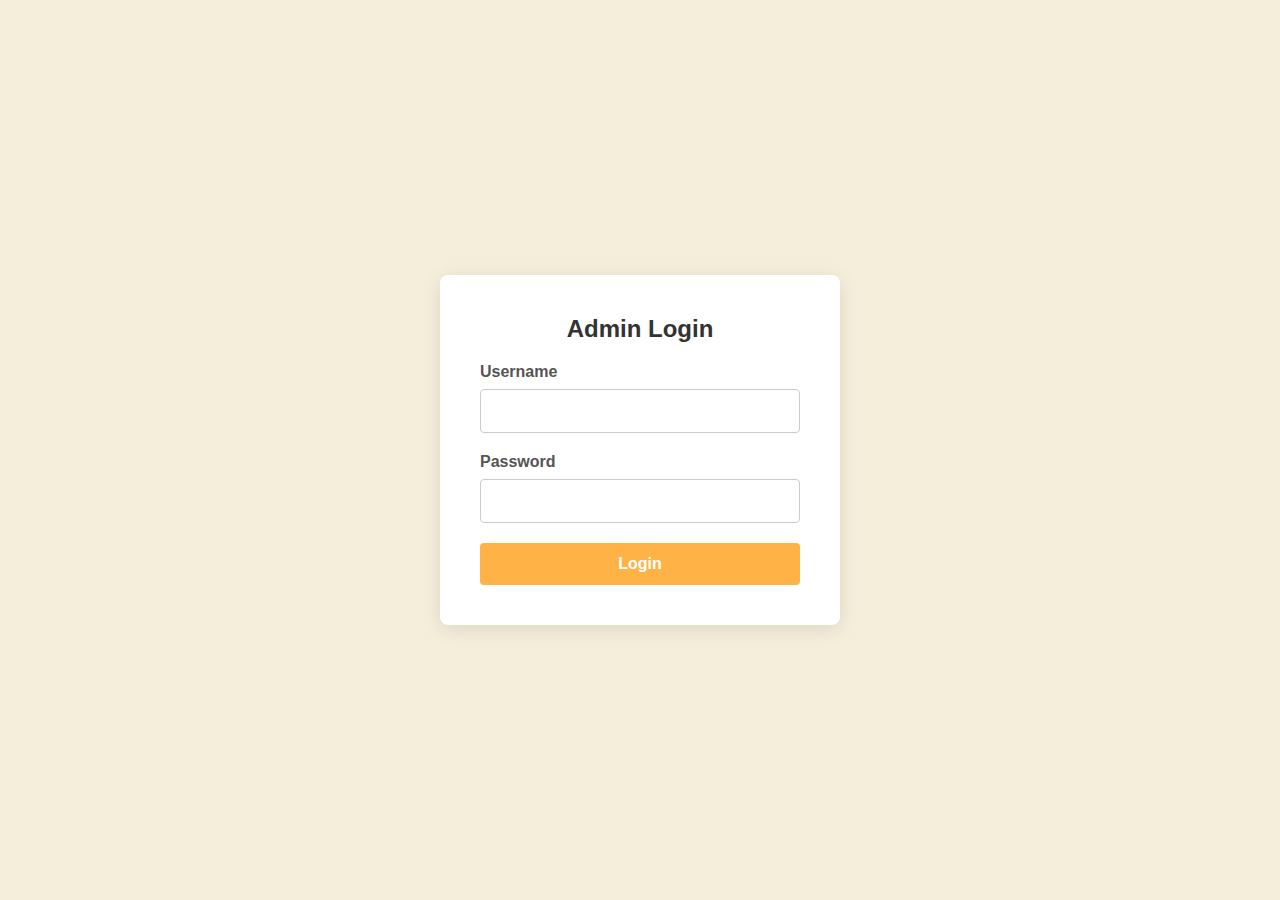
<file: admin.html>
<!DOCTYPE html>
<html lang="en">
<head>
    <meta charset="UTF-8">
    <meta name="viewport" content="width=device-width, initial-scale=1.0">
    <link rel="icon" type="image/png" href="assets/img/user-setting.png">
    <title>Admin Login</title>
    <style>
        body { font-family: 'Segoe UI', sans-serif; background-color: #f5eedb; margin: 0; display: flex; justify-content: center; align-items: center; min-height: 100vh; }
        .login-container { background-color: #ffffff; padding: 40px; border-radius: 8px; box-shadow: 0 4px 20px rgba(0, 0, 0, 0.1); width: 100%; max-width: 400px; box-sizing: border-box; }
        .login-container h2 { margin-top: 0; margin-bottom: 20px; text-align: center; color: #333; }
        .input-group { margin-bottom: 20px; }
        .input-group label { display: block; margin-bottom: 8px; color: #555; font-weight: 600; }
        .input-group input { width: 100%; padding: 12px; border: 1px solid #ccc; border-radius: 4px; box-sizing: border-box; font-size: 1rem; }
        .input-group input:focus { outline: none; border-color: #007bff; box-shadow: 0 0 0 3px rgba(0, 123, 255, 0.2); }
        button { width: 100%; padding: 12px; background-color: #FFB347; border: none; border-radius: 4px; color: white; font-size: 1rem; font-weight: 600; cursor: pointer; transition: background-color 0.3s ease; }
        button:hover { background-color: #e98e0e; }
        .error-message { background-color: #f8d7da; color: #721c24; border: 1px solid #f5c6cb; padding: 10px; border-radius: 4px; margin-bottom: 20px; text-align: center; display: none; }
    </style>
</head>
<body>
    <div class="login-container">
        <form id="loginForm">
            <h2>Admin Login</h2>
            <div id="errorMessage" class="error-message"></div>
            <div class="input-group">
                <label for="username">Username</label>
                <input type="text" id="username" name="username" required>
            </div>
            <div class="input-group">
                <label for="password">Password</label>
                <input type="password" id="password" name="password" required>
            </div>
            <button type="submit">Login</button>
        </form>
    </div>
    <script src="js/admin_login.js"></script>
</body>
</html>
</file>
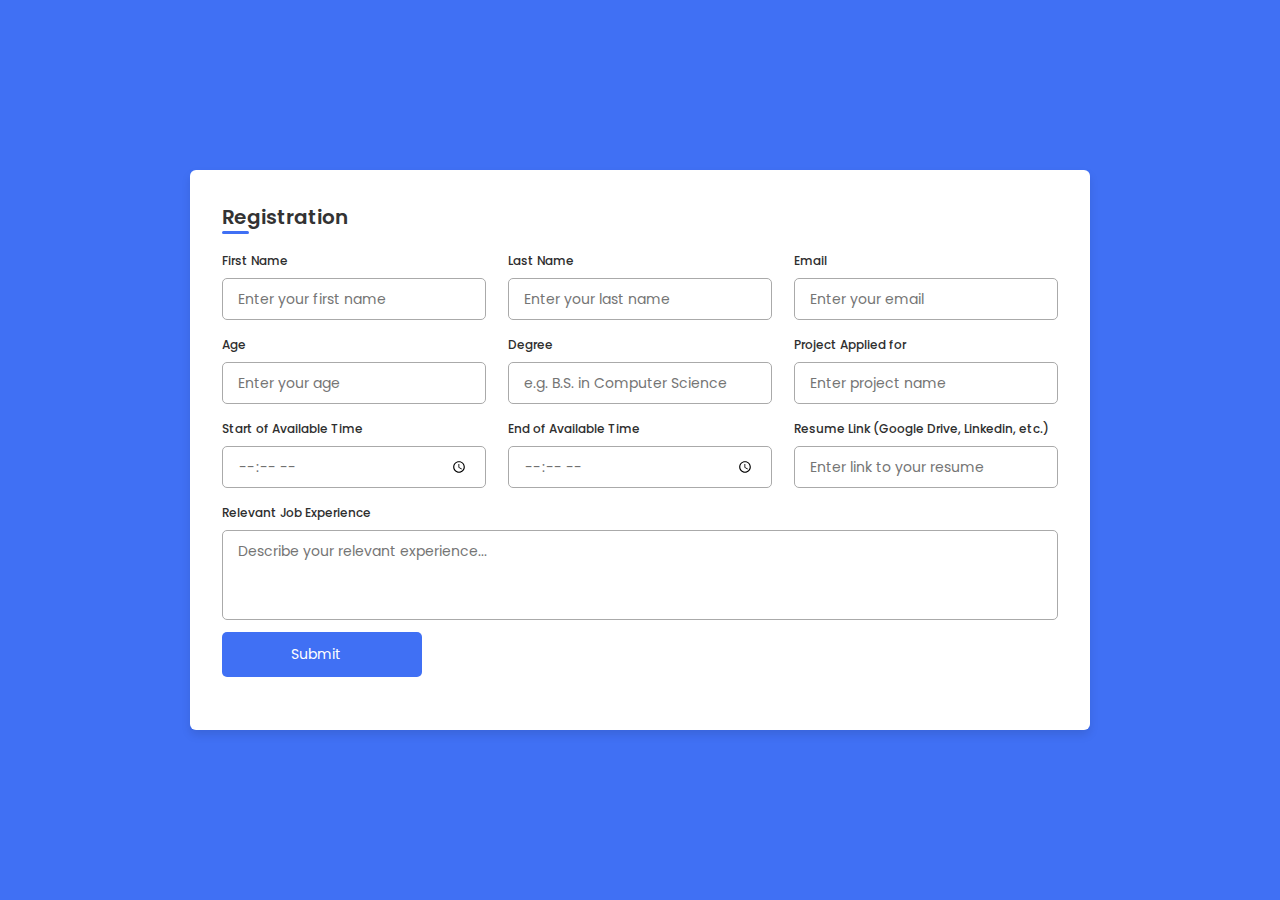
<file: application.html>
<!DOCTYPE html>
<!-- Coding By CodingNepal - codingnepalweb.com -->
<html lang="en">
<head>
    <meta charset="UTF-8">
    <meta http-equiv="X-UA-Compatible" content="IE=edge">
    <meta name="viewport" content="width=device-width, initial-scale=1.0">
     <link rel="stylesheet" href="css/application.css">
    <!----===== Iconscout CSS ===== -->
    <link rel="stylesheet" href="https://unicons.iconscout.com/release/v4.0.0/css/line.css">
   <title>Responsive Regisration Form </title>
</head>
<body>
    <div class="container">
        <header>Registration</header>
        <form action="#">
            <div class="fields">
                <div class="input-field">
                    <label>First Name</label>
                    <input type="text" placeholder="Enter your first name" required>
                </div>
                <div class="input-field">
                    <label>Last Name</label>
                    <input type="text" placeholder="Enter your last name" required>
                </div>
                <div class="input-field">
                    <label>Email</label>
                    <input type="email" placeholder="Enter your email" required>
                </div>
                <div class="input-field">
                    <label>Age</label>
                    <input type="number" placeholder="Enter your age" required>
                </div>
                <div class="input-field">
                    <label>Degree</label>
                    <input type="text" placeholder="e.g. B.S. in Computer Science" required>
                </div>
                <div class="input-field">
                    <label>Project Applied for</label>
                    <input type="text" placeholder="Enter project name" required>
                </div>
                <div class="input-field">
                    <label>Start of Available Time</label>
                    <input type="time" required>
                </div>
                <div class="input-field">
                    <label>End of Available Time</label>
                    <input type="time" required>
                </div>
                <div class="input-field">
                    <label>Resume Link (Google Drive, Linkedin, etc.)</label>
                    <input type="text" placeholder="Enter link to your resume" required>
                </div>
                <div class="input-field full-width">
                    <label>Relevant Job Experience</label>
                    <textarea placeholder="Describe your relevant experience..." required></textarea>
                </div>
            </div>

            <button type="submit" class="submit">
                <span class="btnText">Submit</span>
                <i class="uil uil-navigator"></i>
            </button>
        </form>
    </div>
    
</body>
</html>
</file>
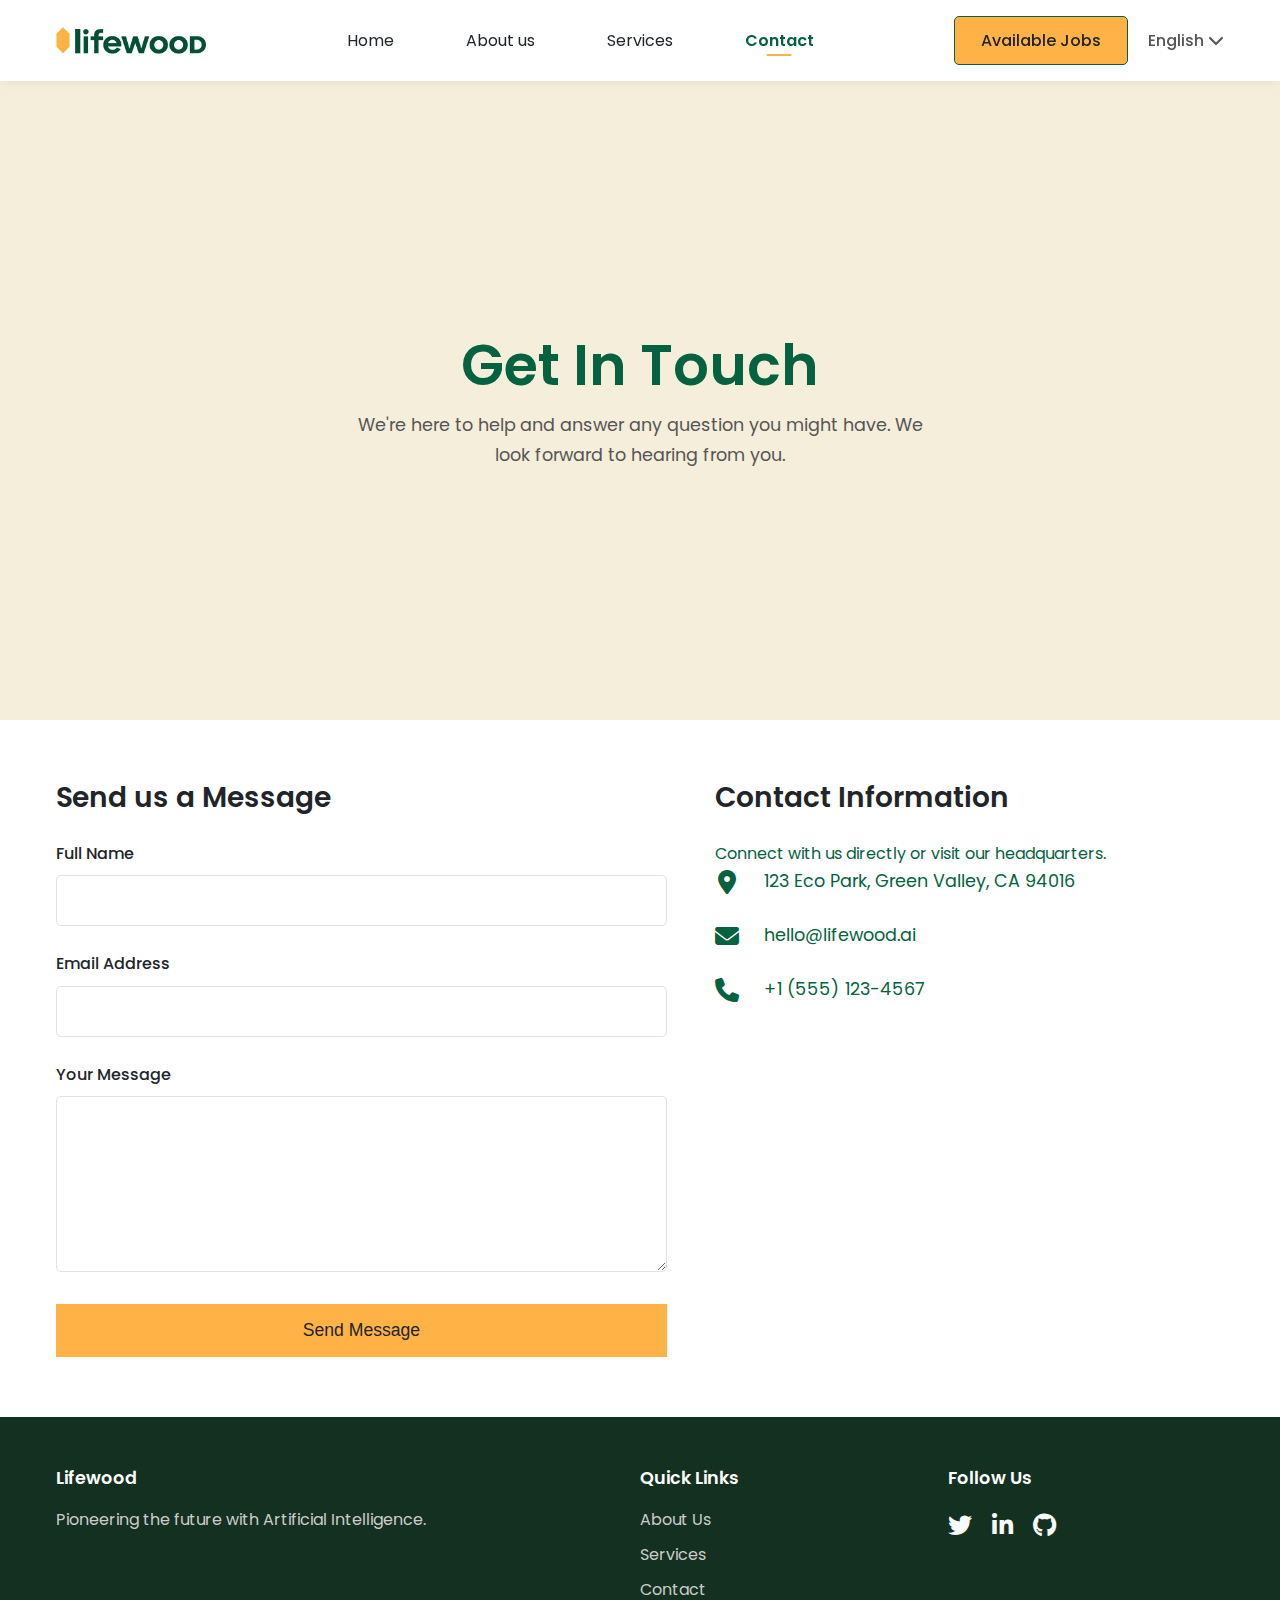
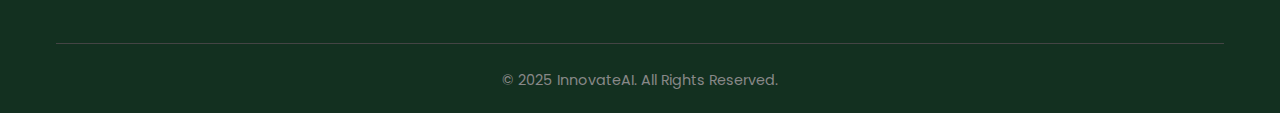
<file: contact.html>
<!DOCTYPE html>
<html lang="en">
<head>
    <meta charset="UTF-8">
    <meta name="viewport" content="width=device-width, initial-scale=1.0">
    <title>Contact Us - Lifewood</title>
    <link rel="stylesheet" href="https://cdnjs.cloudflare.com/ajax/libs/font-awesome/6.4.0/css/all.min.css">
    <link rel="icon" type="image/png" href="assets/img/food.png">
    <link rel="stylesheet" href="css/style.css">
</head>
<body>
    <!-- HEADER -->
    <header class="header">
        <div class="container">
            <nav class="main-nav">
                <a href="index.html" class="logo">
                    <!-- CLASS STANDARDIZED -->
                    <img src="assets/img/lifewood_cropped.png" class="lifewood-logo" alt="Lifewood Logo">
                </a>
                <ul class="nav-links">
                    <li class="nav-link"><a href="index.html">Home</a></li>
                    <li class="nav-link"><a href="about.html">About us</a></li>
                    <li class="nav-link"><a href="service.html">Services</a></li>
                    <li class="nav-link active"><a href="contact.html">Contact</a></li>
<!--                     <li class="nav-link"><a href="availJobs.html">Available Jobs</a></li> -->
                </ul>
                <div class="nav-actions">
                    <a href="availJobs.html" class="btn btn-contact">Available Jobs</a>
                    <div class="language-selector">
                        English <i class="fas fa-chevron-down"></i>
                    </div>
                </div>
                <div class="hamburger">
                    <span class="bar"></span><span class="bar"></span><span class="bar"></span>
                </div>
            </nav>
        </div>
    </header>

    <main>
        <!-- PAGE HEADER -->
        <section class="page-header">
            <div class="container">
                <h1>Get In Touch</h1>
                <p>We're here to help and answer any question you might have. We look forward to hearing from you.</p>
            </div>
        </section>

        <!-- CONTACT FORM & DETAILS SECTION -->
        <section class="contact-section section-padding">
            <div class="container">
                <div class="contact-grid">
                    <!-- Left Column: Form -->
                    <div class="contact-form-wrapper reveal">
                        <h3>Send us a Message</h3>
                        <form class="contact-form">
                            <div class="form-group">
                                <label for="name">Full Name</label>
                                <input type="text" id="name" name="name" required>
                            </div>
                            <div class="form-group">
                                <label for="email">Email Address</label>
                                <input type="email" id="email" name="email" required>
                            </div>
                            <div class="form-group">
                                <label for="message">Your Message</label>
                                <textarea id="message" name="message" rows="6" required></textarea>
                            </div>
                            <button type="submit" class="btn btn-highlight">Send Message</button>
                        </form>
                    </div>

                    <!-- Right Column: Details -->
                    <div class="contact-details-wrapper reveal">
                        <h3>Contact Information</h3>
                        <p>Connect with us directly or visit our headquarters.</p>
                        <ul class="contact-details-list">
                            <li>
                                <i class="fas fa-map-marker-alt"></i>
                                <span>123 Eco Park, Green Valley, CA 94016</span>
                            </li>
                            <li>
                                <i class="fas fa-envelope"></i>
                                <span>hello@lifewood.ai</span>
                            </li>
                            <li>
                                <i class="fas fa-phone"></i>
                                <span>+1 (555) 123-4567</span>
                            </li>
                        </ul>
                        <div class="contact-map">
                            <iframe src="https://www.google.com/maps/embed?pb=!1m18!1m12!1m3!1d12607.78857417056!2d-122.4730598115682!3d37.80373898929007!2m3!1f0!2f0!3f0!3m2!1i1024!2i768!4f13.1!3m3!1m2!1s0x808586e68ad8c147%3A0x2928b1932310b863!2sPalace%20of%20Fine%20Arts!5e0!3m2!1sen!2sus!4v1698269502758!5m2!1sen!2sus" width="100%" height="250" style="border:0;" allowfullscreen="" loading="lazy" referrerpolicy="no-referrer-when-downgrade"></iframe>
                        </div>
                    </div>
                </div>
            </div>
        </section>
    </main>

    <!-- FOOTER -->
    <footer class="footer">
        <div class="container">
            <div class="footer-grid">
                <div class="footer-col">
                    <h4>Lifewood</h4>
                    <p>Pioneering the future with Artificial Intelligence.</p>
                </div>
                <div class="footer-col">
                    <h4>Quick Links</h4>
                    <a href="about.html">About Us</a><br>
                    <a href="service.html">Services</a><br>
                    <a href="contact.html">Contact</a>
                </div>
                <div class="footer-col">
                    <h4>Follow Us</h4>
                    <div class="footer-socials">
                        <a href="#"><i class="fab fa-twitter"></i></a>
                        <a href="#"><i class="fab fa-linkedin-in"></i></a>
                        <a href="#"><i class="fab fa-github"></i></a>
                    </div>
                </div>
            </div>
            <div class="footer-bottom">
                <p>© 2025 InnovateAI. All Rights Reserved.</p>
            </div>
        </div>
    </footer>

    <script src="js/script.js"></script>
</body>
</html>
</file>
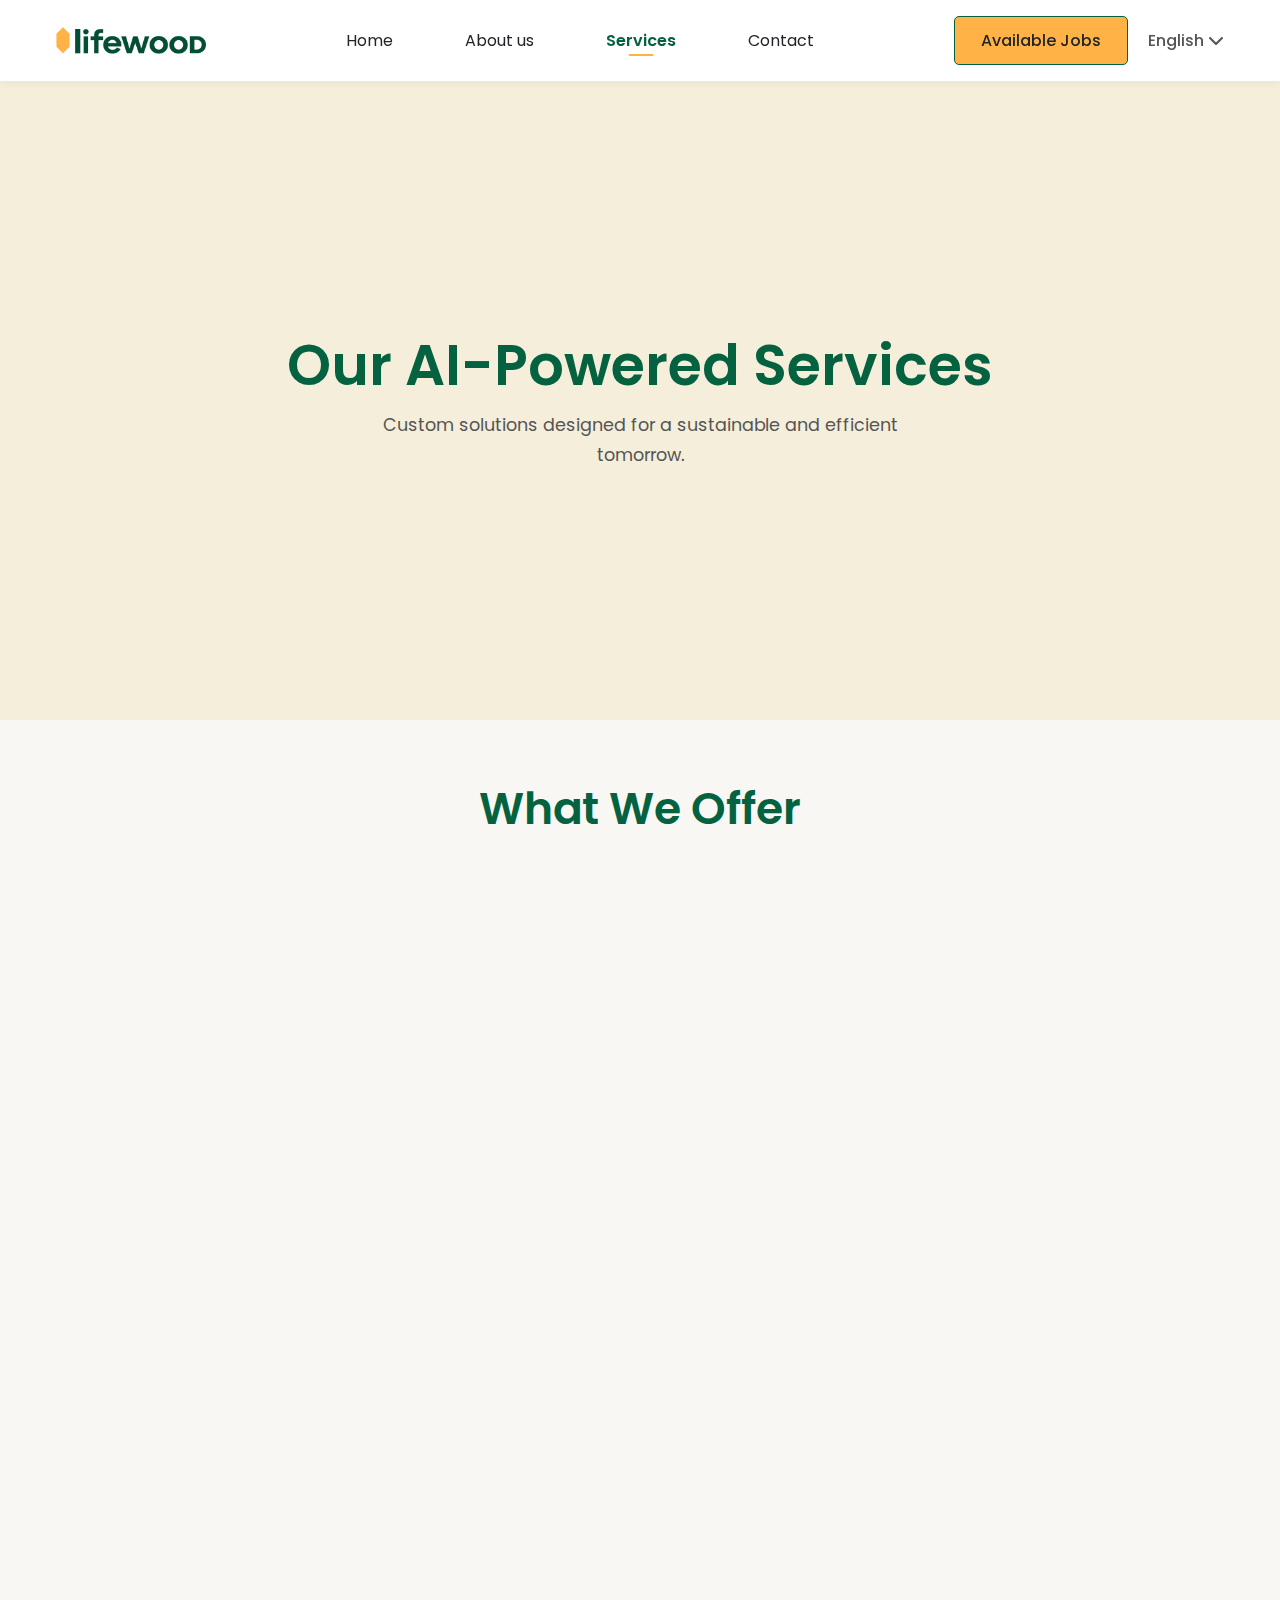
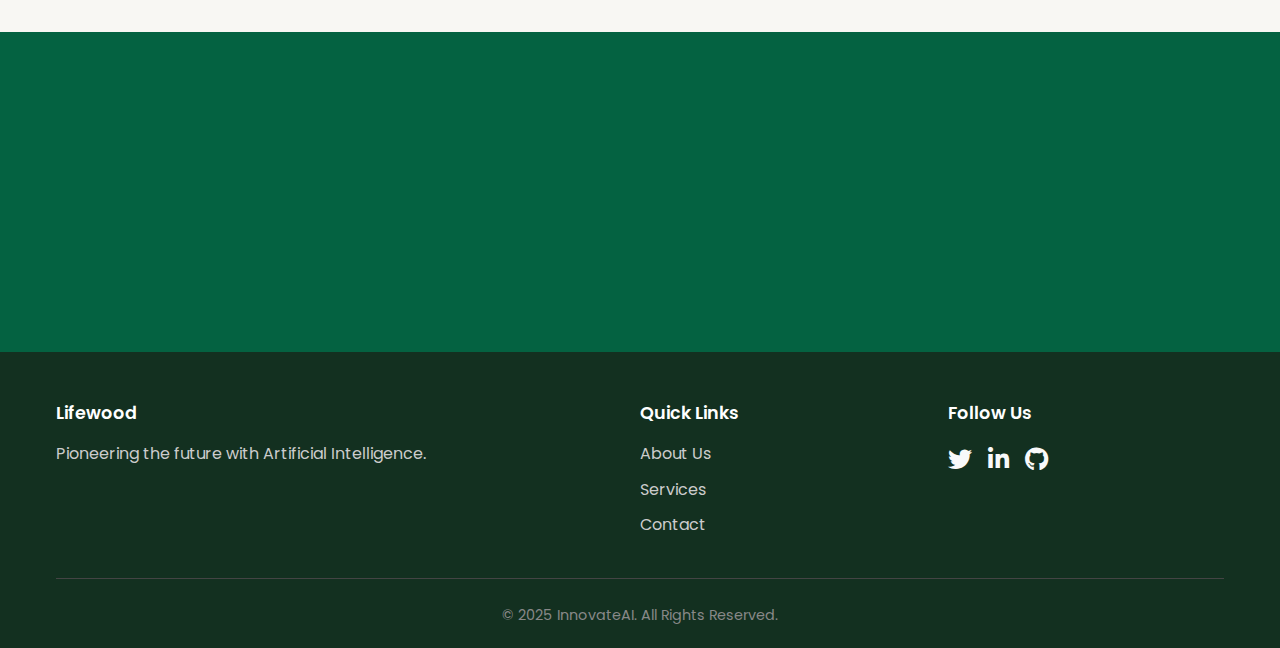
<file: service.html>
<!DOCTYPE html>
<html lang="en">
<head>
    <meta charset="UTF-8">
    <meta name="viewport" content="width=device-width, initial-scale=1.0">
    <title>Our Services - Lifewood</title>
    <link rel="stylesheet" href="https://cdnjs.cloudflare.com/ajax/libs/font-awesome/6.4.0/css/all.min.css">
    <link rel="icon" type="image/png" href="assets/img/food.png">
    <link rel="stylesheet" href="css/style.css">
    <link rel="stylesheet" href="css/service.css">
</head>
<body>
    <!-- HEADER -->
    <header class="header">
        <div class="container">
            <nav class="main-nav">
                <a href="index.html" class="logo">
                    <img src="assets/img/lifewood_cropped.png" class="lifewood-text">
                </a>
                <ul class="nav-links">
                    <li class="nav-link"><a href="index.html">Home</a></li>
                    <li class="nav-link"><a href="about.html">About us</a></li>
                    <li class="nav-link active"><a href="service.html">Services</a></li>
                    <li class="nav-link"><a href="contact.html">Contact</a></li>
<!--                     <li class="nav-link"><a href="availJobs.html">Available Jobs</a></li> -->
                </ul>
                <div class="nav-actions">
                    <a href="availJobs.html" class="btn btn-contact">Available Jobs</a>
                    <div class="language-selector">
                        English <i class="fas fa-chevron-down"></i>
                    </div>
                </div>
                <div class="hamburger">
                    <span class="bar"></span><span class="bar"></span><span class="bar"></span>
                </div>
            </nav>
        </div>
    </header>

    <main>
        <!-- SERVICES PAGE HEADER -->
        <section class="page-header">
            <div class="container">
                <h1>Our AI-Powered Services</h1>
                <p>Custom solutions designed for a sustainable and efficient tomorrow.</p>
            </div>
        </section>
        
        <!-- SERVICES GRID SECTION -->
        <section class="solutions-section section-padding">
            <div class="container">
                <h2 class="reveal">What We Offer</h2>
                <div class="solutions-grid">
                    <div class="solution-card reveal"><i class="fas fa-leaf"></i><h3>Sustainable Operations</h3><p>AI-driven platforms to monitor and reduce energy consumption, minimize waste, and optimize logistics for a smaller carbon footprint.</p></div>
                    <div class="solution-card reveal"><i class="fas fa-chart-pie"></i><h3>Resource Analytics</h3><p>Predictive models that forecast material needs and market trends, enabling smarter, more sustainable resource management.</p></div>
                    <div class="solution-card reveal"><i class="fas fa-shield-halved"></i><h3>Risk & Compliance</h3><p>Intelligent systems that monitor environmental regulations and automate compliance reporting, mitigating risks proactively.</p></div>
                    <div class="solution-card reveal"><i class="fas fa-cogs"></i><h3>Smart Infrastructure</h3><p>IoT and AI integration to create self-regulating building management systems that optimize for comfort and energy efficiency.</p></div>
                    <div class="solution-card reveal"><i class="fas fa-recycle"></i><h3>Circular Economy Modeling</h3><p>AI-powered analysis to identify opportunities for waste reduction and material reuse within your supply chain, fostering circularity.</p></div>
                    <div class="solution-card reveal"><i class="fas fa-database"></i><h3>Custom AI Development</h3><p>Bespoke AI model creation and deployment tailored to your unique environmental and operational challenges and data sets.</p></div>
                </div>
            </div>
        </section>

        <!-- CTA SECTION (UPDATED BUTTON LINK) -->
        <section class="cta-section">
            <div class="container reveal">
                <h2>Ready to build a smarter, more sustainable future?</h2>
                <p>Let's talk about how Lifewood's AI solutions can transform your business.</p>
                <a href="availJobs.html" class="btn btn-highlight">Apply Now!</a>
            </div>
        </section>
    </main>

    <!-- FOOTER -->
    <footer class="footer">
        <div class="container">
            <div class="footer-grid">
                <div class="footer-col"><h4>Lifewood</h4><p>Pioneering the future with Artificial Intelligence.</p></div>
                <div class="footer-col"><h4>Quick Links</h4><a href="about.html">About Us</a><br><a href="service.html">Services</a><br><a href="contact.html">Contact</a></div>
                <div class="footer-col"><h4>Follow Us</h4><div class="footer-socials"><a href="#"><i class="fab fa-twitter"></i></a><a href="#"><i class="fab fa-linkedin-in"></i></a><a href="#"><i class="fab fa-github"></i></a></div></div>
            </div>
            <div class="footer-bottom"><p>© 2025 InnovateAI. All Rights Reserved.</p></div>
        </div>
    </footer>

    <script src="js/script.js"></script>
</body>
</html>
</file>
<file: css/application.css>
@import url('https://fonts.googleapis.com/css2?family=Poppins:wght@200;300;400;500;600&display=swap');
        *{
            margin: 0;
            padding: 0;
            box-sizing: border-box;
            font-family: 'Poppins', sans-serif;
        }
        body{
            min-height: 100vh;
            display: flex;
            align-items: center;
            justify-content: center;
            background: #4070f4;
        }
        .container{
            position: relative;
            max-width: 900px;
            width: 100%;
            border-radius: 6px;
            padding: 32px;
            margin: 0 8px;
            background-color: #fff;
            box-shadow: 0 5px 10px rgba(0,0,0,0.1);
        }
        .container header{
            position: relative;
            font-size: 20px;
            font-weight: 600;
            color: #333;
        }
        .container header::before{
            content: "";
            position: absolute;
            left: 0;
            bottom: -2px;
            height: 3px;
            width: 27px;
            border-radius: 8px;
            background-color: #4070f4;
        }
        .container form{
            position: relative;
            margin-top: 16px;
            min-height: 450px;
            background-color: #fff;
        }
        .container form .fields{
            display: flex;
            align-items: center;
            justify-content: space-between;
            flex-wrap: wrap;
        }
        form .fields .input-field{
            display: flex;
            width: calc(100% / 3 - 15px);
            flex-direction: column;
            margin: 4px 0;
        }
        .input-field label{
            font-size: 12px;
            font-weight: 500;
            color: #2e2e2e;
        }
        .input-field input, select, textarea{
            outline: none;
            font-size: 14px;
            font-weight: 400;
            color: #333;
            border-radius: 5px;
            border: 1px solid #aaa;
            padding: 0 15px;
            height: 42px;
            margin: 8px 0;
        }
        .input-field textarea{
            height: 90px;
            resize: none;
            padding: 10px 15px;
        }
        .input-field input:focus,
        .input-field select:focus,
        .input-field textarea:focus{
            box-shadow: 0 3px 6px rgba(0,0,0,0.13);
        }
        .input-field select,
        .input-field input[type="time"]{
            color: #707070;
        }
        .input-field input[type="time"]:valid{
            color: #333;
        }
        form .fields .input-field.full-width{
            width: 100%;
        }
        .container form button{
            display: flex;
            align-items: center;
            justify-content: center;
            height: 45px;
            max-width: 200px;
            width: 100%;
            border: none;
            outline: none;
            color: #fff;
            border-radius: 5px;
            /* margin: 25px 0; */
            background-color: #4070f4;
            transition: all 0.3s linear;
            cursor: pointer;
        }
        .container form .btnText{
            font-size: 14px;
            font-weight: 400;
        }
        form button:hover{
            background-color: #265df2;
        }
        form button i{
            margin: 0 6px;
        }
        @media (max-width: 750px) {
            .container form{
                overflow-y: scroll;
            }
            .container form::-webkit-scrollbar{
               display: none;
            }
            form .fields .input-field{
                width: calc(100% / 2 - 15px);
            }
            form .fields .input-field.full-width{
                width: 100%;
            }
        }
        @media (max-width: 550px) {
            form .fields .input-field{
                width: 100%;
            }
        }
</file>
<file: css/style.css>
/* ====================================================== */
/* 1. GLOBAL STYLES & VARIABLES
/* ====================================================== */
@import url('https://fonts.googleapis.com/css2?family=Poppins:wght@400;500;600;700&display=swap');

:root {
    --primary-color: #046241; /* Dark Green */
    --accent-color: #FFB347; /* Orange/Gold */
    --dark-text: #212529;
    --body-text: #555;

    --light-text: #f8f9fa;
    --bg-light: #f8f9fa;
    --bg-white: #ffffff;
    --border-color: #dee2e6;
    --shadow: 0 4px 15px rgba(0, 0, 0, 0.08);
}

* {
    margin: 0;
    padding: 0;
    box-sizing: border-box;
}

html {
    scroll-behavior: smooth;
    font-size: 16px;
}

body {
    font-family: 'Poppins', sans-serif;
    color: var(--body-text);
    background-color: var(--bg-white);
    line-height: 1.7;
}

h1, h2, h3, h4 {
    font-weight: 600;
    color: var(--dark-text);
    line-height: 1.3;
}

h1 { font-size: clamp(2.5rem, 5vw, 3.5rem); }
h2 { font-size: clamp(2rem, 4vw, 2.75rem); text-align: center; margin-bottom: 2rem; }
h3 { font-size: 1.5rem; }
h4 { font-size: 1.2rem; }

a {
    text-decoration: none;
    color: var(--primary-color);
    transition: color 0.3s ease;
}

a:hover {
    color: var(--accent-color);
}

ul {
    list-style: none;
}

img {
    max-width: 100%;
    height: auto;
    display: block;
}

.container {
    max-width: 1200px;
    margin: 0 auto;
    padding: 0 1rem;
}

.section-padding {
    padding: 60px 0;
}

/* ====================================================== */
/* 2. UTILITY CLASSES (BUTTONS, ETC.)
/* ====================================================== */
.btn {
    display: inline-block;
    padding: 12px 28px;
    font-weight: 500;
    font-size: 1rem;
    background-color: #FFB347;
    color: var(--dark-text);
    border: 1px solid var(--border-color);
    transition: all 0.3s ease;
}

.btn:hover {
    transform: translateY(-3px);
    box-shadow: 0 5px 10px rgba(0,0,0,0.1);
    color: var(--dark-text);
}

.btn-highlight {
    background-color: var(--accent-color);
    color: var(--dark-text);
    border-color: var(--accent-color);
}

.btn-highlight:hover {
    background-color: #ffc163;
    border-color: #ffc163;
    color: var(--dark-text);
}

.btn-contact {
    background: #FFB347;
    border: 1px solid var(--primary-color);
    color: var(--dark-text); 
    border-radius: 5px;
    padding: 10px 26px; 
}

.btn-contact:hover {
    background: var(--primary-color);
    color: var(--light-text);
}

/* ====================================================== */
/* 3. HEADER & NAVIGATION
/* ====================================================== */
.header {
    background-color: var(--bg-white);
    padding: 1rem 0;
    position: sticky;
    top: 0;
    z-index: 1000;
    width: 100%;
    box-shadow: 0 2px 10px rgba(0, 0, 0, 0.05);
}

.main-nav {
    display: flex;
    justify-content: space-between;
    align-items: center;
}

.logo img {
    display: block;
    width: 150px; 
}

/* --- Mobile Menu Styles --- */
.nav-links {
    position: fixed;
    top: 0;
    left: 0;
    width: 100%;
    height: 100vh;
    background-color: var(--bg-white);
    /* IMPORTANT: Lower z-index than the header */
    /* so the close button in the header is clickable */
    z-index: 999; 

    display: flex;
    flex-direction: column;
    justify-content: center;
    align-items: center;
    gap: 1rem; 
    
    opacity: 0;
    transform: translateY(-10px);
    visibility: hidden;
    pointer-events: none;
    transition: opacity 0.3s ease-out, transform 0.3s ease-out, visibility 0s linear 0.3s;
}

.nav-links.active {
    opacity: 1;
    transform: translateY(0);
    visibility: visible;
    pointer-events: auto;
    transition-delay: 0s;
}

/* --- Navigation Link Styling (No Background on Hover) --- */
.nav-link {
    text-align: center;
}

.nav-link a {
    display: inline-block;
    padding: 0.5rem 1rem;
    font-size: 1.75rem; 
    font-weight: 500;
    color: var(--dark-text);
    text-decoration: none;
    position: relative;
    transition: color 0.3s ease;
}

.nav-link a:hover {
    color: var(--primary-color);
}

.nav-link.active a {
    color: var(--primary-color);
    font-weight: 600;
}

.nav-link.active a::after {
    content: '';
    position: absolute;
    bottom: 0; 
    left: 50%;
    transform: translateX(-50%);
    width: 40px; 
    height: 3px;
    background-color: var(--accent-color);
    border-radius: 2px;
}

.nav-actions {
    display: none; 
    align-items: center;
    gap: 1.5rem;
}

.language-selector {
    cursor: pointer;
    font-weight: 500;
}

/* UPDATED HAMBURGER STYLES */
.hamburger {
    display: flex;
    flex-direction: column;
    gap: 5px;
    cursor: pointer;
    background: transparent;
    border: none;
    padding: 0;
    /* ADDED: A high z-index ensures the hamburger/close icon */
    /* is always on top of the menu and clickable. */
    z-index: 1001; 
}

.hamburger .bar {
    width: 25px;
    height: 3px;
    background-color: var(--dark-text);
    border-radius: 3px;
    transition: all 0.3s ease-in-out;
}

/* This is where the 'X' is created by transforming the bars */
.hamburger.active .bar:nth-child(1) {
    transform: translateY(8px) rotate(45deg);
}
.hamburger.active .bar:nth-child(2) {
    opacity: 0;
}
.hamburger.active .bar:nth-child(3) {
    transform: translateY(-8px) rotate(-45deg);
}

/* ====================================================== */
/* 4. HERO SECTION
/* ====================================================== */
.hero {
    position: relative;
    min-height: 85vh;
    display: flex;
    align-items: center;
    justify-content: center;
    text-align: center;
    color: var(--light-text);
    overflow: hidden;
}

.hero-overlay {
    position: absolute;
    top: 0;
    left: 0;
    width: 100%;
    height: 100%;
    background: linear-gradient(0deg, rgba(0, 0, 0, 0.7), rgba(0, 0, 0, 0.4));
    z-index: 2;
}

.hero-video {
    position: absolute;
    top: 50%;
    left: 50%;
    transform: translate(-50%, -50%);
    min-width: 100%;
    min-height: 100%;
    width: auto;
    height: auto;
    object-fit: cover;
    z-index: 1;
}

.hero-content {
    position: relative;
    z-index: 3;
    max-width: 800px;
    margin: 0 auto;
}
@keyframes fadeInUp {
    from {
        opacity: 0;
        transform: translateY(30px);
    }
    to {
        opacity: 1;
        transform: translateY(0);
    }
}

.hero-content h1,
.hero-content p,
.hero-content .btn {
    opacity: 0; 
    animation: fadeInUp 0.8s ease-out forwards;
}
.hero-content h1 {
    color: var(--bg-white);
    text-shadow: 2px 2px 8px rgba(0, 0, 0, 0.5);
    margin-bottom: 1rem;
    animation-delay: 0.2s;
}

.hero-content p {
    font-size: 1.25rem;
    margin-bottom: 2.5rem;
    animation-delay: 0.5s;
}

.hero-content .btn {
    animation-delay: 0.8s;
}

.hero-content .btn-highlight:hover {
    transform: translateY(-3px) scale(1.05);
}

/* ====================================================== */
/* 5. CONTENT SECTIONS
/* ====================================================== */


/* --- Solutions Section --- */
.solutions-section {
    background-color: #f8f7f3;
}

.solutions-grid {
    display: grid;
    gap: 1.5rem;
    grid-template-columns: 1fr;
}

.solution-card {
    background-color: var(--bg-white);
    padding: 2rem;
    text-align: center;
    border-radius: 10px;
    box-shadow: var(--shadow);
    transition: transform 0.3s ease, box-shadow 0.3s ease;
}

.solution-card:hover {
    transform: translateY(-10px);
    box-shadow: 0 8px 25px rgba(0, 0, 0, 0.1);
}

.solution-card i {
    font-size: 2.5rem;
    color: var(--primary-color);
    background-color: rgba(4, 98, 65, 0.1);
    width: 80px;
    height: 80px;
    line-height: 80px;
    border-radius: 50%;
    margin-bottom: 1.5rem;
}

.solution-card h3 {
    margin-bottom: 1rem;
}

/* --- Process Section --- */
.process-grid {
    display: grid;
    gap: 2rem;
}

.process-step {
    display: flex;
    align-items: flex-start;
    gap: 1.5rem;
    position: relative;
}

.process-step-number {
    font-size: 3.5rem;
    font-weight: 700;
    color: var(--border-color);
    line-height: 1;
}

.process-step-content i {
    font-size: 1.5rem;
    color: var(--accent-color);
    margin-right: 0.5rem;
    vertical-align: middle;
}

.process-step-content h4 {
    display: inline;
}

.process-step-content p {
    margin-top: 0.5rem;
}

/* --- Why Lifewood Section --- */
.why-lifewood-section {
    background-color: #F9F7F7;
}
.why-lifewood-grid {
    display: grid;
    gap: 2rem;
    align-items: center;
    grid-template-columns: 1fr;
}

.why-lifewood-image img {
    border-radius: 10px;
    box-shadow: var(--shadow);
}

.why-lifewood-content h2 {
    text-align: left;
    margin-bottom: 1.5rem;
}
.why-lifewood-content p {
    margin-bottom: 1.5rem;
}

/* --- CTA Section --- */
.cta-section {
    background-color: var(--primary-color);
    color: var(--light-text);
    padding: 60px 0;
    text-align: center;
}
.cta-section .btn {
    margin: 0.5rem 0.5rem;
}

.cta-section h2, .cta-section p {
    color: var(--light-text);
}

.cta-section h2 {
    margin-bottom: 1rem;
}
.cta-section p {
    max-width: 600px;
    margin: 0 auto 2rem auto;
    opacity: 0.9;
}

.cta-section .btn-highlight {
    background-color: var(--accent-color);
    color: var(--dark-text);
    border: none;
    padding: 12px 30px; 
    border-radius: 10px;
}
.cta-section .btn-highlight:hover {
    background-color: var(--light-text);
    color: var(--primary-color);
}

.eco-innovation-section {
    background-color: #F9F7F5; /* The very light, warm off-white from the image */
}

.eco-innovation-grid {
    display: grid;
    grid-template-columns: 1fr; /* Stacks columns on mobile by default */
    gap: 2rem;
    align-items: center;
}

.eco-innovation-content h2 {
    text-align: left; /* Overrides the default centered h2 */
    color: #133020; /* A darker, richer green matching the image */
    font-size: clamp(2.2rem, 5vw, 3.2rem);
    line-height: 1.2;
    margin-bottom: 1.5rem;
}

.eco-innovation-content p {
    text-align: left;
    max-width: 100%;
    margin-bottom: 2rem;
    color: var(--dark-text); /* Use the darker text for better contrast */
}

.eco-innovation-image img {
    border-radius: 16px; /* The rounded corners from the image */
    box-shadow: 0 10px 30px rgba(0, 0, 0, 0.1); /* The soft shadow for depth */
    width: 100%;
    height: 300px;
    object-fit: cover;
}

/* --- New Outline Button Style --- */
.btn-outline {
     background-color: var(--accent-color);
    color: #133020;
    font-weight: 600;
    padding: 10px 26px;
}

.btn-outline:hover {
    background: #133020;
    color: var(--bg-white);
    border-color: #133020;
}

/* ====================================================== */
/* 6. FOOTER
/* ====================================================== */
.footer {
    background-color: #133020;
    color: #ccc;
    padding: 50px 0 20px 0;
}

.footer-grid {
    display: grid;
    grid-template-columns: 1fr;
    gap: 2rem;
    margin-bottom: 2rem;
}

.footer-col h4 {
    color: var(--bg-white);
    margin-bottom: 1rem;
    font-size: 1.1rem;
}

.footer-col a {
    color: #ccc;
    display: inline-block;
    margin-bottom: 0.5rem;
}

.footer-col a:hover {
    color: var(--accent-color);
}

.footer-socials a {
    color: var(--light-text);
    font-size: 1.5rem;
    margin-right: 1rem;
}

.footer-socials a:hover {
    color: var(--accent-color);
    transform: scale(1.1);
}

.footer-bottom {
    border-top: 1px solid #444;
    padding-top: 1.5rem;
    text-align: center;
    font-size: 0.9rem;
    color: #888;
}

.footer-bottom a {
    color: transparent;
    cursor: pointer;
}

/* ====================================================== */
/* 7. SCROLL REVEAL ANIMATION
/* ====================================================== */
.reveal {
    color: #046241;
    opacity: 0;
    transform: translateY(30px);
    transition: opacity 0.8s ease, transform 0.8s ease;
}

.reveal.active {
    opacity: 1;
    transform: translateY(0);
}

.solution-card.reveal:nth-child(2) { transition-delay: 200ms; }
.solution-card.reveal:nth-child(3) { transition-delay: 400ms; }
.process-step.reveal:nth-child(2) { transition-delay: 200ms; }
.process-step.reveal:nth-child(3) { transition-delay: 400ms; }

/* ====================================================== */
/* 8. RESPONSIVENESS (MEDIA QUERIES)
/* ====================================================== */
@media (max-width: 600px) {
    .cta-section .btn {
        display: block; 
        margin: 0 auto 1rem auto;
        max-width: 320px;
    }
}
/* --- Mobile Specific Tweaks (up to 767px) --- */
@media (max-width: 767px) {

    /* Hero Content */
    .hero-content h1 {
        font-size: 2rem;
    }

    .hero-content p {
        font-size: 1rem;
    }

    .hero-content .btn {
        font-size: 1rem;
        padding: 10px 20px;
    }

    /* Section Padding */
    .section-padding {
        padding: 40px 1rem;
    }

    /* Footer */
    .footer-grid {
        grid-template-columns: 1fr;
        text-align: center;
    }

    .footer-socials a {
        margin: 0 0.5rem;
    }

    /* About Page */
    .who-we-are-image img {
        height: 200px;
    }

    .who-we-are-content h2 {
        font-size: 1.75rem;
    }

    .who-we-are-content .lead-paragraph {
        font-size: 1rem;
    }

    /* Contact Page */
    .contact-details-list li {
        font-size: 1rem;
    }

    .contact-details-list i {
        font-size: 1.25rem;
        margin-right: 1rem;
    }

    .contact-form .btn {
        font-size: 1rem;
        padding: 12px;
    }

    /* Eco-Innovation image */
    .eco-innovation-image img {
        height: 200px;
    }

    /* CTA Section */
    .cta-section .btn-highlight {
        padding: 12px 20px;
        font-size: 1rem;
    }

    /* Why Lifewood section spacing */
    .why-lifewood-grid {
        gap: 2rem;
    }

    /* Grid spacing improvements */
    .solutions-grid,
    .process-grid,
    .who-we-are-features {
        gap: 1.5rem;
    }

    /* Process steps tweak */
    .process-step {
        flex-direction: column;
        align-items: flex-start;
    }

    .process-step-number {
        font-size: 2rem;
    }

    /* Adjust heading margins */
    h2 {
        margin-bottom: 1.5rem;
    }

    .page-header {
        padding: 40px 0;
    }

    .page-header h1 {
        font-size: 1.75rem;
    }

    .page-header p {
        font-size: 1rem;
    }

    /* Form field sizing */
    .form-group input,
    .form-group textarea {
        font-size: 0.95rem;
        padding: 10px 12px;
    }

    /* Buttons */
    .btn {
        font-size: 0.95rem;
        padding: 10px 18px;
    }
}

/* --- Tablets and Up (768px and up) --- */
@media (min-width: 768px) {
    .eco-innovation-grid {
        grid-template-columns: repeat(2, 1fr); 
        gap: 3rem;
    }
    
    /* Navigation */
    .hamburger {
        display: none;
    }
    .nav-links {
        position: static;
        flex-direction: row;
        width: auto;
        height: auto; 
        background-color: transparent;
        box-shadow: none;
        padding: 0;
        align-items: center;
        gap: 2.5rem; 
        
        opacity: 1;
        transform: none;
        visibility: visible;
        pointer-events: auto;
    }
    .nav-link a {
        font-size: 1rem; 
        padding: 0.5rem 1rem;
        font-weight: 400; 
    }
    .nav-link.active a::after {
        bottom: 0.4rem;
        width: 25px;
        height: 2px;
    }
    .nav-link {
        padding: 0;
    }
    .main-nav {
        display: grid;
        grid-template-columns: auto 1fr auto;
        gap: 2rem;
    }
    .nav-links {
        justify-content: center;
    }
    .nav-actions {
        display: flex;
        gap: 1.25rem; 
    }

    /* Grids */
    .solutions-grid {
        grid-template-columns: repeat(auto-fit, minmax(280px, 1fr));
    }
    .why-lifewood-grid {
        grid-template-columns: 1fr 1fr;
        gap: 3rem;
    }
    .footer-grid {
        grid-template-columns: 2fr 1fr 1fr;
    }

    /* Process Section with Connector Lines */
    .process-step {
        padding-bottom: 2rem;
    }
    .process-step:not(:last-child)::after {
        content: '';
        position: absolute;
        left: 25px; 
        top: 60px; 
        width: 2px;
        height: calc(100% - 30px);
        background: repeating-linear-gradient(
            to bottom,
            var(--border-color),
            var(--border-color) 5px,
            transparent 5px,
            transparent 10px
        );
    }
    .process-grid {
        grid-template-columns: repeat(3, 1fr);
        gap: 2rem;
    }
    .process-step:not(:last-child)::after {
        left: 100%;
        top: 25px; 
        width: calc(100% - 50px);
        height: 2px;
        transform: translate(-50%, 0);
    }
}

.global-presence-section {
    background-color: var(--bg-light); 
    text-align: center;
}

.global-subheadline {
    max-width: 600px;
    margin: 0 auto 2.5rem auto; 
    color: var(--body-text);
    font-size: 1.1rem;
}

.global-map img {
    max-width: 80%;
    height: 260px;
    border:#ececec solid 2px;
    max-height: 400px; 
    margin: 0 auto 3rem auto; 
}

.global-locations-grid {
    display: grid;
    grid-template-columns: 1fr; 
    gap: 1.5rem;
    max-width: 1000px;
    margin: 0 auto; 
}

.global-location-item {
    background-color: var(--bg-white);
    padding: 1.5rem;
    border-radius: 8px;
    border: 1px solid var(--border-color);
    transition: transform 0.3s ease, box-shadow 0.3s ease;
}

.global-location-item:hover {
    transform: translateY(-5px);
    box-shadow: var(--shadow);
}

.global-location-item i {
    font-size: 2rem;
    color: var(--primary-color); 
    margin-bottom: 1rem;
}

.global-location-item h4 {
    color: var(--dark-text);
    margin-bottom: 0.25rem;
    font-size: 1.1rem;
}

.global-location-item p {
    margin-bottom: 0;
    font-size: 0.9rem;
    color: var(--body-text);
}




/*
 * ====================================================================
 * NEW: TABLET-ONLY NAVIGATION OVERRIDE
 * ====================================================================
 */
@media (min-width: 576px) {
    .global-locations-grid {
        grid-template-columns: repeat(2, 1fr);
    }
}


@media (min-width: 768px) and (max-width: 1023.98px) {
    .hamburger {
        display: flex;
    }
    .nav-actions {
        display: none;
    }
    .main-nav {
        display: flex;
        justify-content: space-between;
        align-items: center;
        grid-template-columns: none;
        gap: 0;
    }
    .nav-links {
        position: fixed;
        flex-direction: column;
        top: 0;
        left: 0;
        width: 100%;
        height: 100vh;
        background-color: var(--bg-white);
        box-shadow: none;
        gap: 1rem;
        justify-content: center;
        
        opacity: 0;
        transform: translateY(-10px);
        visibility: hidden;
        pointer-events: none;
        transition: opacity 0.3s ease-out, transform 0.3s ease-out, visibility 0s linear 0.3s;
    }
    .nav-links.active {
        opacity: 1;
        transform: translateY(0);
        visibility: visible;
        pointer-events: auto;
        transition-delay: 0s;
    }
}


/* --- Laptops & Desktops (1024px and up) --- */
@media (min-width: 1024px) {
    .eco-innovation-grid {
        gap: 5rem;
    }
    .solutions-grid {
        grid-template-columns: repeat(3, 1fr);
    }
    .why-lifewood-grid {
        gap: 4rem;
    }
}

/* ====================================================== */
/* 9. ADDITIONAL PAGE STYLES (ABOUT, SERVICES, CONTACT)
/* ====================================================== */

/* --- Generic Page Header --- */
.page-header {
    background-color: #f5eedb; 
    padding: 249px 0; 
    text-align: center;
}

.page-header h1 {
    color: var(--primary-color);
    margin-bottom: 0.5rem;
}

.page-header p {
    font-size: 1.1rem;
    max-width: 600px;
    margin: 0 auto;
    color: var(--body-text);
}

/* --- Contact Page Specifics --- */
.contact-section {
    background-color: var(--bg-white);
}

.contact-grid {
    display: grid;
    grid-template-columns: 1fr;
    gap: 3rem;
}

.contact-form-wrapper h3, .contact-details-wrapper h3 {
    font-size: 1.75rem;
    margin-bottom: 1.5rem;
    color: var(--dark-text);
}

/* Form Styling */
.form-group {
    margin-bottom: 1.5rem;
}

.form-group label {
    display: block;
    margin-bottom: 0.5rem;
    font-weight: 500;
    color: var(--dark-text);
}

.form-group input,
.form-group textarea {
    width: 100%;
    padding: 12px 15px;
    border-radius: 5px;
    border: 1px solid var(--border-color);
    font-family: 'Poppins', sans-serif;
    font-size: 1rem;
    transition: border-color 0.3s ease, box-shadow 0.3s ease;
}

.form-group input:focus,
.form-group textarea:focus {
    outline: none;
    border-color: var(--primary-color);
    box-shadow: 0 0 0 3px rgba(4, 98, 65, 0.1);
}

.contact-form .btn {
    width: 100%;
    padding: 15px;
    font-size: 1.1rem;
    cursor: pointer;
}

/* Contact Details Styling */
.contact-details-list {
    list-style: none;
    margin-bottom: 2rem;
}

.contact-details-list li {
    display: flex;
    align-items: flex-start;
    margin-bottom: 1.5rem;
    font-size: 1.1rem;
}

.contact-details-list i {
    font-size: 1.5rem;
    color: var(--primary-color);
    margin-right: 1.5rem;
    width: 25px;
    text-align: center;
    margin-top: 3px;
}

.contact-map iframe {
    border-radius: 8px;
    filter: grayscale(1);
    transition: filter 0.3s ease;
}

.contact-map iframe:hover {
    filter: grayscale(0);
}

/* --- Responsive Adjustments for New Sections --- */
@media (min-width: 992px) {
    .contact-grid {
        grid-template-columns: 1.2fr 1fr; 
    }
     .global-locations-grid {
        grid-template-columns: repeat(4, 1fr);
    }
}
/* ====================================================== */
/* 10. "WHO WE ARE" SECTION (ABOUT PAGE)
/* ====================================================== */
.who-we-are-section {
    background-color: var(--bg-white);
    text-align: center;
}

.who-we-are-grid {
    display: grid;
    grid-template-columns: 1fr;
    gap: 2rem;
    align-items: center;
}

.who-we-are-image img {
    width: 100%;
    height: 300px;
    object-fit: cover;
    border-radius: 8px;
}

.who-we-are-content h2 {
    text-align: center;
    margin-bottom: 1rem;
    font-size: clamp(2rem, 4vw, 2.5rem);
}

.who-we-are-content .lead-paragraph {
    font-size: 1.2rem;
    color: var(--body-text);
    margin-bottom: 1.5rem;
    line-height: 1.6;
}

.who-we-are-content p {
    margin-bottom: 2rem;
}

.who-we-are-features {
    display: grid;
    grid-template-columns: 1fr;
    gap: 2rem;
    margin-top: 2.5rem;
}

.feature-item {
    align-items: flex-start;
    gap: 1rem;
}

.feature-icon {
    color: var(--primary-color); 
    font-size: 1.75rem;
    flex-shrink: 0;
    margin-top: 5px;
}

.feature-text h4 {
    color: var(--dark-text);
    margin-bottom: 0.25rem;
    font-size: 1.1rem;
}

.feature-text p {
    font-size: 0.95rem;
    color: var(--body-text);
    margin-bottom: 0;
    line-height: 1.6;
}

/* Responsive adjustments for the new section */
@media (min-width: 992px) {
    .who-we-are-grid {
        grid-template-columns: 1fr 1.1fr; 
        gap: 4rem;
    }
    
    .who-we-are-features {
        grid-template-columns: repeat(2, 1fr);
    }
}

/* ====================================================== */
/* 11. MODAL FUNCTIONALITY - NO FORM STYLING CHANGES      */
/* ====================================================== */

.modal-overlay {
    position: fixed;
    top: 0;
    left: 0;
    width: 100%;
    height: 100%;
    background-color: rgba(0, 0, 0, 0.6);
    display: flex; 
    align-items: center;
    justify-content: center;
    z-index: 1001;
    padding: 1rem;
    
    opacity: 0;
    visibility: hidden;
    pointer-events: none;
    transition: opacity 0.3s ease;
}

.modal-overlay.show {
    opacity: 1;
    visibility: visible;
    pointer-events: auto;
}

.form-container {
    max-height: 90vh;
    overflow-y: auto;
}
</file>
<file: css/service.css>
.modal-overlay {
    position: fixed;
    top: 0;
    left: 0;
    width: 100%;
    height: 100%;
    background-color: rgba(0, 0, 0, 0.7);
    z-index: 1000;
    display: none; /* Hidden by default */
    
    /* --- KEY FIX --- */
    /* This forces the form to the TOP of the screen, not the center */
    align-items: flex-start; 
    
    justify-content: center;
    overflow-y: auto; /* This allows scrolling for the tall form */
    padding: 20px 0;
}
    /* Class to display the modal */
    .modal-overlay.show {
        display: flex;
    }

    /* Copied and adapted styles for the registration form */
    @import url('https://fonts.googleapis.com/css2?family=Poppins:wght@200;300;400;500;600&display=swap');

    /* The main form container within the modal */
    #applicationModal .form-container {
        font-family: 'Poppins', sans-serif;
        position: relative;
        max-width: 900px;
        width: 100%;
        border-radius: 6px;
        padding: 32px;
        margin: 0 15px;
        background-color: #f8f7f3;
        box-shadow: 0 5px 15px rgba(0,0,0,0.3);
        animation: fadeIn 0.3s ease-in-out;
    }
    #applicationModal .input-field input[type="file"] {
        padding: 9px 12px;
    }

/* --- END: CSS FIX TO CENTER FILE INPUT CONTENT --- */
    @keyframes fadeIn {
        from { opacity: 0; transform: scale(0.95); }
        to { opacity: 1; transform: scale(1); }
    }

    #applicationModal .form-container header{
        position: relative;
        font-size: 20px;
        font-weight: 600;
        color: #333;
    }
    #applicationModal .form-container header::before{
        content: "";
        position: absolute;
        left: 0;
        bottom: -2px;
        height: 3px;
        width: 27px;
        border-radius: 8px;
        background-color: #FFB347;
    }
    #applicationModal .form-container form{
        position: relative;
        margin-top: 16px;
        background-color: #f8f7f3;
    }
    #applicationModal .fields{
        display: flex;
        flex-wrap: wrap;
        justify-content: space-between;
    }
    
    /* --- MOBILE-FIRST LAYOUT --- */
    /* Default (Mobile): 1 column */
    #applicationModal .input-field {
        display: flex;
        width: 100%; /* Default to full width for mobile */
        flex-direction: column;
        margin-bottom: 16px; /* Spacing between stacked fields */
    }

    #applicationModal .input-field label{
        font-size: 12px;
        font-weight: 500;
        color: #2e2e2e;
    }
    #applicationModal .input-field input,
    #applicationModal .input-field select,
    #applicationModal .input-field textarea {
        outline: none;
        font-size: 14px;
        font-weight: 400;
        color: #333;
        border-radius: 5px;
        border: 1px solid #aaa;
        padding: 0 15px;
        height: 42px;
        margin-top: 8px;
        font-family: 'Poppins', sans-serif;
    }
    #applicationModal .input-field textarea{
        height: 90px;
        resize: none;
        padding: 10px 15px;
    }
    #applicationModal .input-field input:focus,
    #applicationModal .input-field select:focus,
    #applicationModal .input-field textarea:focus{
        box-shadow: 0 3px 6px rgba(0,0,0,0.13);
        border-color: #4070f4;
    }
    #applicationModal .input-field select,
    #applicationModal .input-field input[type="time"]{
        color: #707070;
    }
    #applicationModal .input-field input[type="time"]:valid{
        color: #333;
    }
    #applicationModal .input-field.full-width{
        width: 100%;
    }
    #applicationModal button.submit-btn{
        display: flex;
        align-items: center;
        justify-content: center;
        height: 45px;
        max-width: 100%; /* Full width on mobile */
        width: 100%;
        border: none;
        outline: none;
        color: #fff;
        border-radius: 5px;
        margin-top: 10px;
        background-color: #FFB347;
        transition: all 0.3s linear;
        cursor: pointer;
    }
    #applicationModal .btnText{
        font-size: 14px;
        font-weight: 400;
    }
    #applicationModal button.submit-btn:hover{
        background-color: #265df2;
    }
    #applicationModal button.submit-btn:disabled {
        background-color: #8aabf6;
        cursor: not-allowed;
    }
    #applicationModal button.submit-btn i{
        margin: 0 6px;
    }

    /* Modal Close Button */
    .modal-close-btn {
    position: absolute;
    top: 18px;
    right: 20px;
    font-size: 28px;
    font-weight: 300; /* Makes the '×' thinner and more like an 'x' */
    color: #555;
    cursor: pointer;
    line-height: 1; /* Ensures it's vertically centered */
    transition: transform 0.3s ease, color 0.3s ease;
}
.modal-close-btn:hover {
    color: #000;
    transform: rotate(90deg); /* Adds a nice hover effect */
}
    
    /* --- RESPONSIVE ADJUSTMENTS FOR LARGER SCREENS --- */

    /* For tablets - 2 columns */
    @media (min-width: 600px) {
        #applicationModal .input-field {
            width: calc(50% - 10px); /* 2 columns with spacing */
        }
        #applicationModal .input-field.full-width {
            width: 100%;
        }
    }

    /* For desktops - 3 columns */
    @media (min-width: 900px) {
        #applicationModal .input-field {
            width: calc(100% / 3 - 15px); /* 3 columns with spacing */
        }
        #applicationModal button.submit-btn{
            max-width: 200px; /* Restore max-width on larger screens */
        }
    }
    
    /* Small screen container adjustments */
    @media (max-width: 599px) {
        #applicationModal .form-container {
            padding: 25px 20px;
        }
    }
</file>
